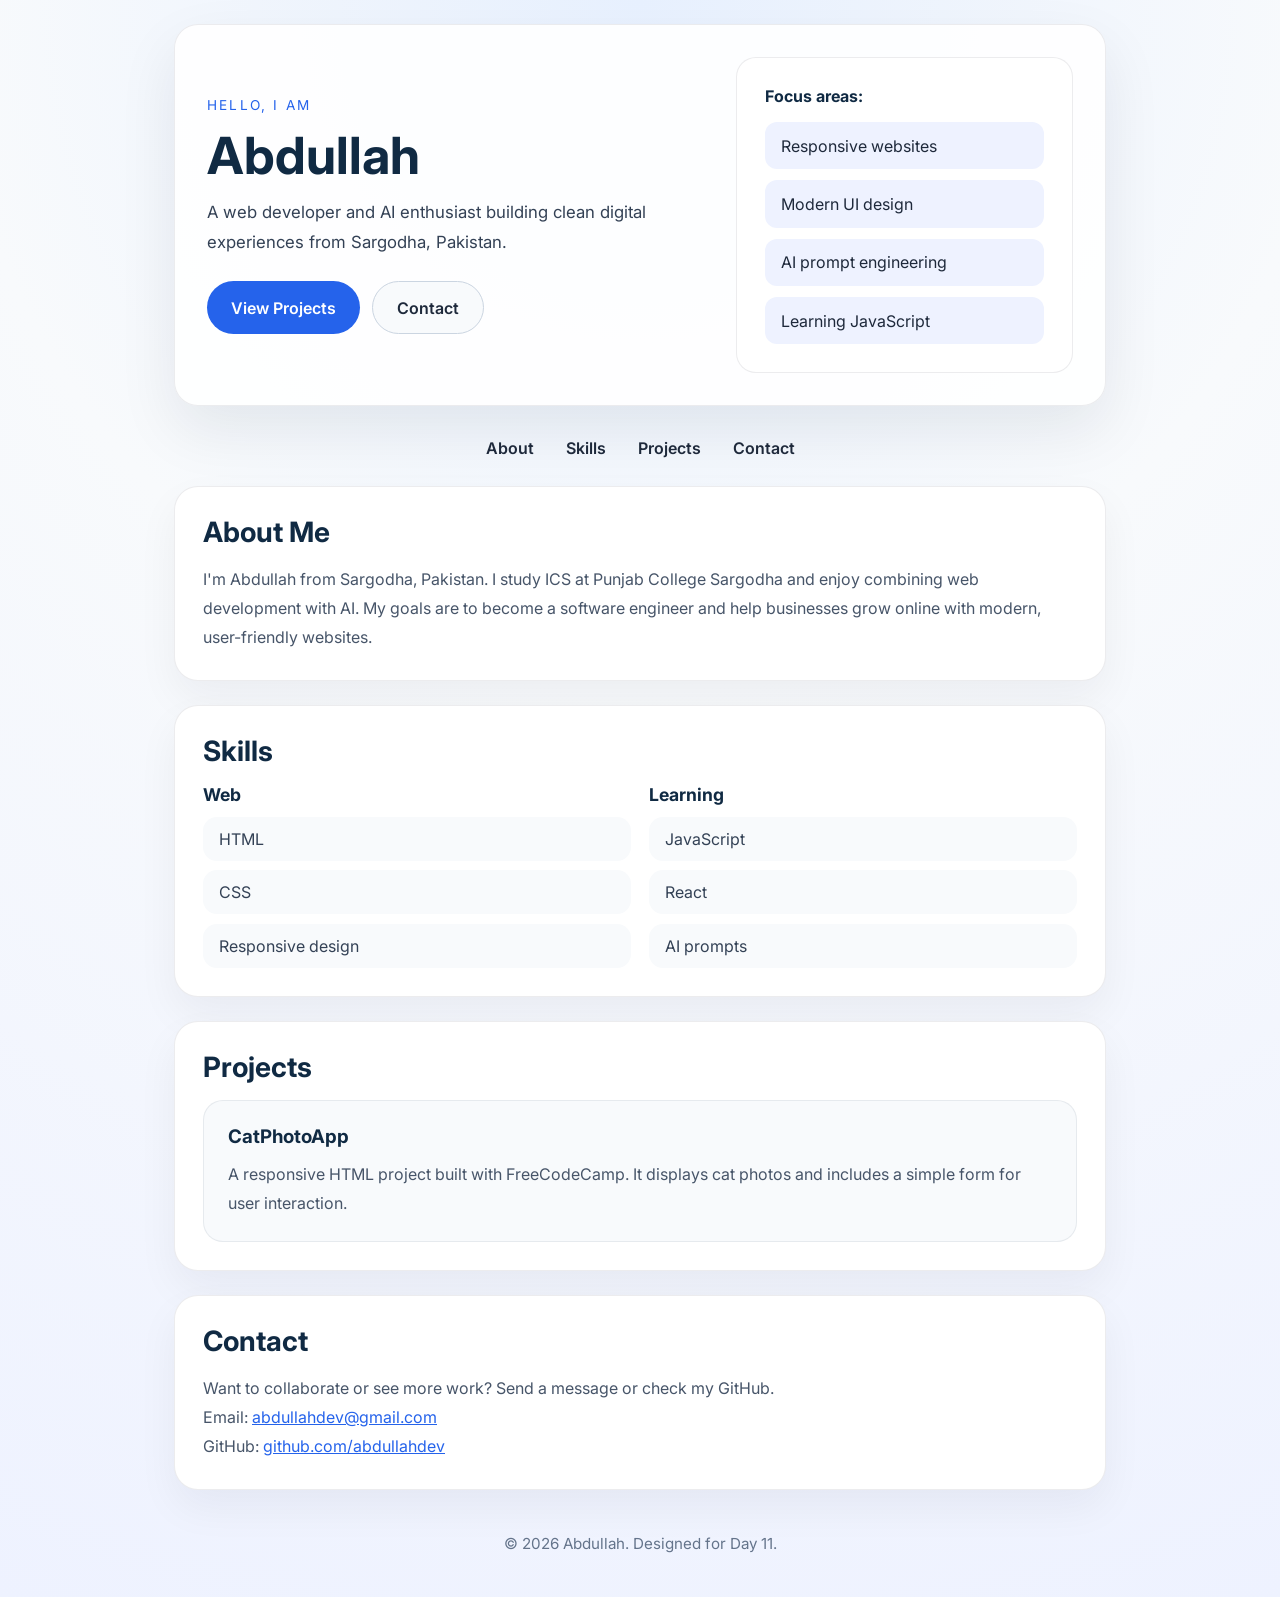
<file: index.html>
<!DOCTYPE html>
<html lang="en">

<head>
    <meta charset="UTF-8">
    <meta name="viewport" content="width=device-width, initial-scale=1.0">
    <title>Day 11 | Abdullah Portfolio</title>
    <link rel="preconnect" href="https://fonts.googleapis.com">
    <link rel="preconnect" href="https://fonts.gstatic.com" crossorigin>
    <link href="https://fonts.googleapis.com/css2?family=Inter:wght@300;400;500;600;700;800&display=swap" rel="stylesheet">
    <link rel="stylesheet" href="style.css">
</head>

<body>
    <div class="page-shell">
        <header class="hero">
            <div>
                <p class="eyebrow">Hello, I am</p>
                <h1>Abdullah</h1>
                <p class="hero-text">A web developer and AI enthusiast building clean digital experiences from Sargodha, Pakistan.</p>
                <div class="hero-actions">
                    <a class="button" href="#projects">View Projects</a>
                    <a class="button button-secondary" href="#contact">Contact</a>
                </div>
            </div>
            <div class="hero-card">
                <p><strong>Focus areas:</strong></p>
                <ul>
                    <li>Responsive websites</li>
                    <li>Modern UI design</li>
                    <li>AI prompt engineering</li>
                    <li>Learning JavaScript</li>
                </ul>
            </div>
        </header>

        <nav>
            <ul>
                <li><a href="#about">About</a></li>
                <li><a href="#skills">Skills</a></li>
                <li><a href="#projects">Projects</a></li>
                <li><a href="#contact">Contact</a></li>
            </ul>
        </nav>

        <main>
            <section id="about" class="section-card">
                <h2>About Me</h2>
                <p>I'm Abdullah from Sargodha, Pakistan. I study ICS at Punjab College Sargodha and enjoy combining web development with AI. My goals are to become a software engineer and help businesses grow online with modern, user-friendly websites.</p>
            </section>

            <section id="skills" class="section-card">
                <h2>Skills</h2>
                <div class="grid-list">
                    <div>
                        <h3>Web</h3>
                        <ul>
                            <li>HTML</li>
                            <li>CSS</li>
                            <li>Responsive design</li>
                        </ul>
                    </div>
                    <div>
                        <h3>Learning</h3>
                        <ul>
                            <li>JavaScript</li>
                            <li>React</li>
                            <li>AI prompts</li>
                        </ul>
                    </div>
                </div>
            </section>

            <section id="projects" class="section-card">
                <h2>Projects</h2>
                <article class="project-card">
                    <h3>CatPhotoApp</h3>
                    <p>A responsive HTML project built with FreeCodeCamp. It displays cat photos and includes a simple form for user interaction.</p>
                </article>
            </section>

            <section id="contact" class="section-card">
                <h2>Contact</h2>
                <p>Want to collaborate or see more work? Send a message or check my GitHub.</p>
                <p>Email: <a href="mailto:abdullahdev@gmail.com">abdullahdev@gmail.com</a></p>
                <p>GitHub: <a href="https://github.com/abdullahdev" target="_blank" rel="noreferrer">github.com/abdullahdev</a></p>
            </section>
        </main>

        <footer>
            <p>&copy; 2026 Abdullah. Designed for Day 11.</p>
        </footer>
    </div>
</body>

</html>
</file>
<file: style.css>
* {
    margin: 0;
    padding: 0;
    box-sizing: border-box;
}

body {
    font-family: 'Inter', sans-serif;
    background: radial-gradient(circle at top, #e8f1ff 0%, #f8fafc 40%, #eef2ff 100%);
    color: #102a43;
    min-height: 100vh;
}

.page-shell {
    max-width: 980px;
    margin: 0 auto;
    padding: 24px;
}

.hero {
    display: grid;
    grid-template-columns: 1.5fr 1fr;
    gap: 24px;
    align-items: center;
    margin-bottom: 32px;
    background: rgba(255, 255, 255, 0.88);
    border-radius: 24px;
    border: 1px solid rgba(15, 23, 42, 0.08);
    box-shadow: 0 24px 60px rgba(15, 23, 42, 0.08);
    padding: 32px;
}

.eyebrow {
    text-transform: uppercase;
    letter-spacing: 0.16em;
    color: #2563eb;
    font-size: 0.85rem;
    margin-bottom: 1rem;
}

.hero h1 {
    font-size: clamp(2.5rem, 4vw, 4rem);
    line-height: 1.02;
    margin-bottom: 1rem;
}

.hero-text {
    max-width: 44rem;
    font-size: 1.05rem;
    line-height: 1.8;
    color: #334155;
    margin-bottom: 1.5rem;
}

.hero-actions {
    display: flex;
    flex-wrap: wrap;
    gap: 0.75rem;
}

.button {
    display: inline-flex;
    align-items: center;
    justify-content: center;
    padding: 0.95rem 1.5rem;
    border-radius: 999px;
    background: #2563eb;
    color: #ffffff;
    text-decoration: none;
    font-weight: 600;
    transition: transform 0.2s ease, background 0.2s ease;
}

.button:hover {
    transform: translateY(-2px);
    background: #1d4ed8;
}

.button-secondary {
    background: #f8fafc;
    color: #1e293b;
    border: 1px solid #cbd5e1;
}

.hero-card {
    background: #ffffff;
    border-radius: 20px;
    padding: 28px;
    border: 1px solid rgba(15, 23, 42, 0.08);
}

.hero-card p {
    margin-bottom: 1rem;
    font-weight: 600;
}

.hero-card ul {
    list-style: none;
    display: grid;
    gap: 0.7rem;
    padding-left: 0;
}

.hero-card li {
    padding: 0.85rem 1rem;
    background: #eef2ff;
    border-radius: 12px;
    color: #1e293b;
}

nav {
    display: flex;
    justify-content: center;
    margin-bottom: 28px;
}

nav ul {
    display: flex;
    flex-wrap: wrap;
    gap: 1rem 1.5rem;
    list-style: none;
}

nav a {
    text-decoration: none;
    color: #1e293b;
    font-weight: 600;
    padding: 0.5rem 0.25rem;
}

nav a:hover {
    color: #2563eb;
}

.section-card {
    background: #ffffff;
    border-radius: 24px;
    border: 1px solid rgba(15, 23, 42, 0.08);
    padding: 28px;
    margin-bottom: 24px;
    box-shadow: 0 18px 42px rgba(15, 23, 42, 0.05);
}

.section-card h2 {
    margin-bottom: 1rem;
    font-size: 1.75rem;
}

.section-card p {
    color: #475569;
    line-height: 1.8;
}

.grid-list {
    display: grid;
    grid-template-columns: repeat(2, minmax(0, 1fr));
    gap: 18px;
}

.grid-list h3 {
    margin-bottom: 0.75rem;
    font-size: 1.1rem;
}

.grid-list ul {
    list-style: none;
    padding-left: 0;
    display: grid;
    gap: 0.6rem;
}

.grid-list li {
    padding: 0.75rem 1rem;
    border-radius: 14px;
    background: #f8fafc;
    color: #334155;
}

.project-card {
    padding: 24px;
    border-radius: 20px;
    background: #f8fafc;
    border: 1px solid rgba(100, 116, 139, 0.12);
}

.project-card h3 {
    margin-bottom: 0.75rem;
}

footer {
    text-align: center;
    padding: 20px 0;
    color: #64748b;
    font-size: 0.95rem;
}

a {
    color: #2563eb;
}

a:hover {
    text-decoration: underline;
}

@media (max-width: 860px) {
    .hero {
        grid-template-columns: 1fr;
    }

    .grid-list {
        grid-template-columns: 1fr;
    }
}

@media (max-width: 600px) {
    .page-shell {
        padding: 18px;
    }

    .hero {
        padding: 22px;
    }

    .hero-actions {
        flex-direction: column;
        align-items: stretch;
    }
}
</file>
